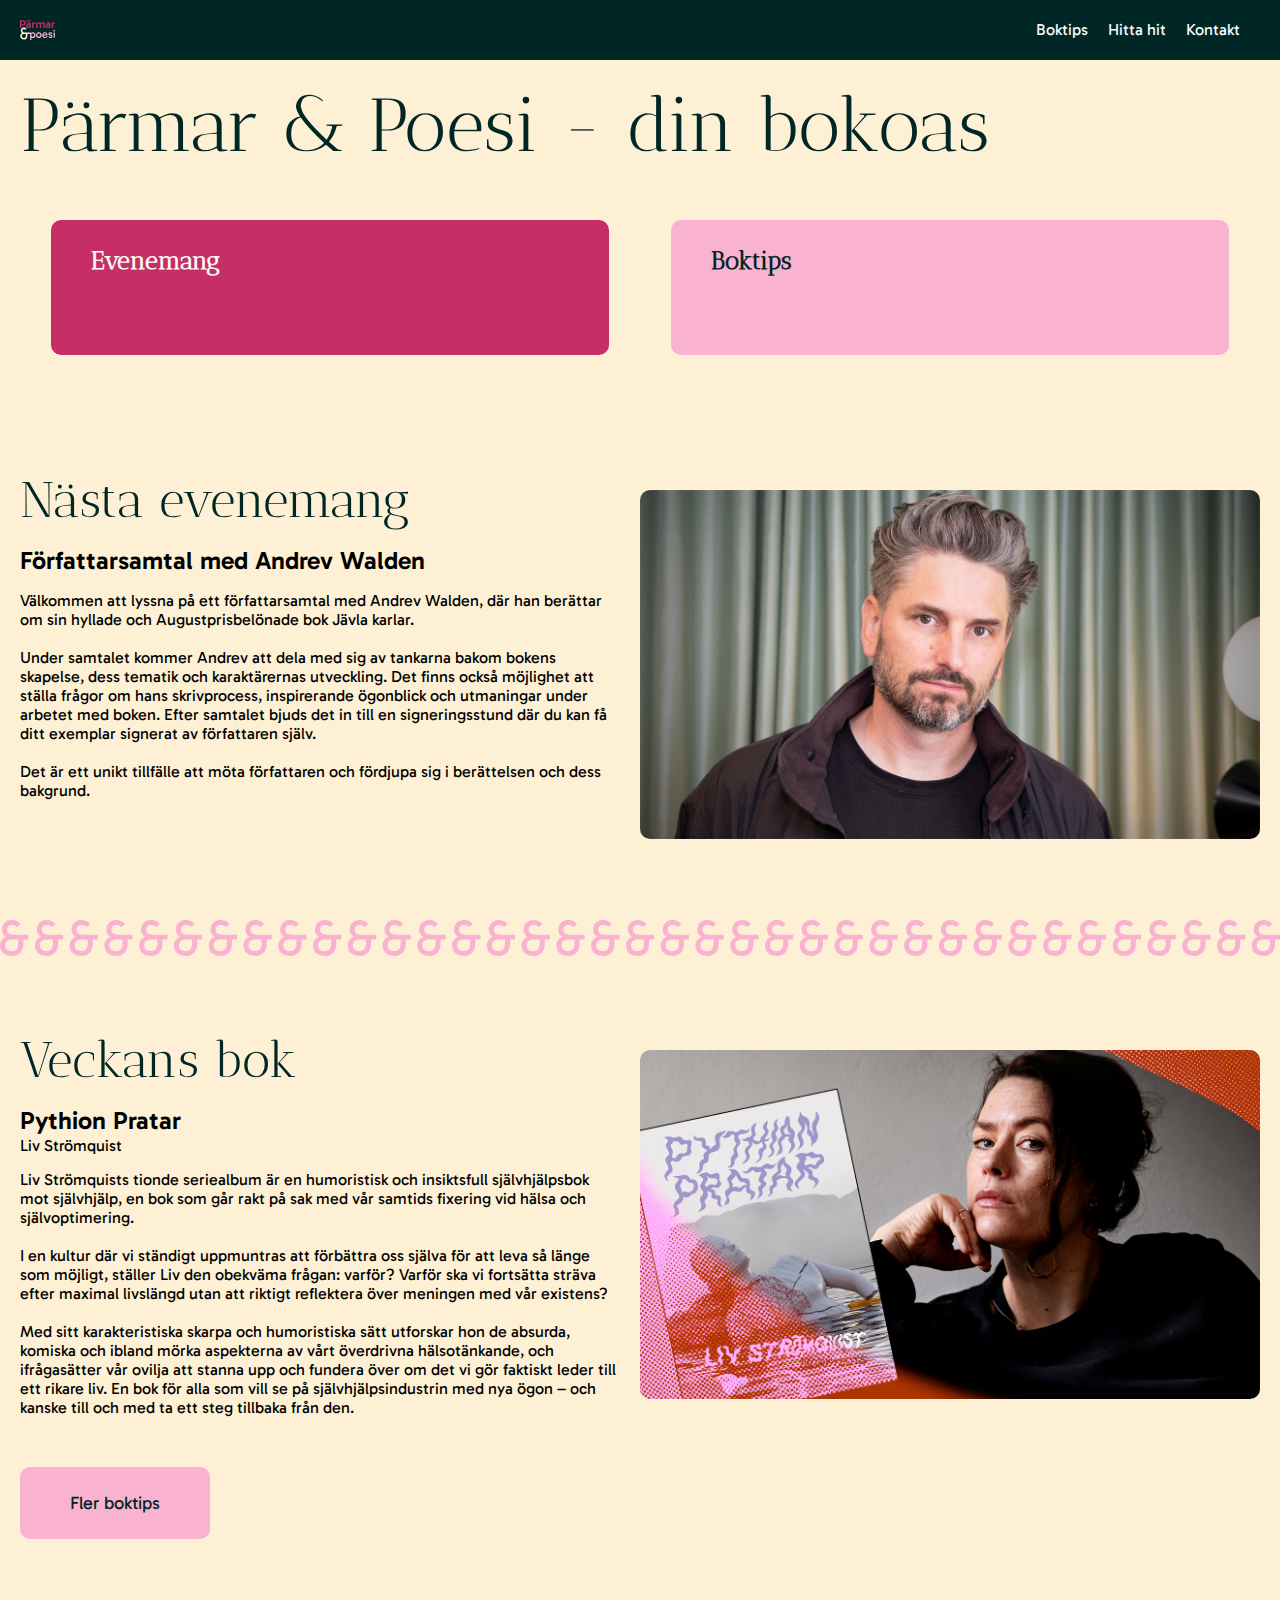
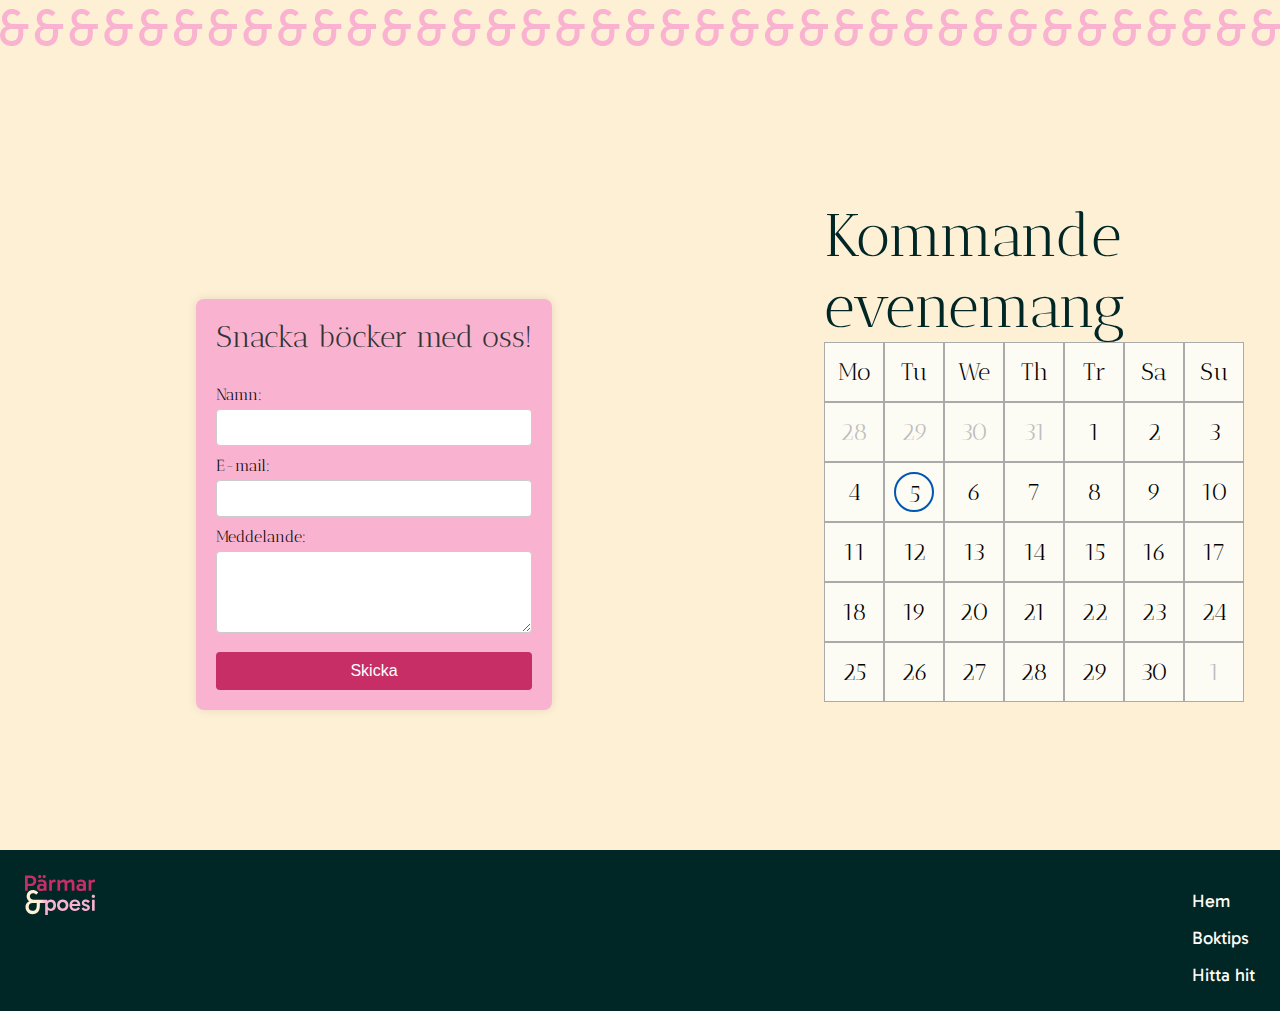
<file: index.html>
<!DOCTYPE html>
<html lang="en">
<head>
    <meta charset="UTF-8">
    <meta name="viewport" content="width=device-width, initial-scale=1.0">
    <title>Pärmar och Poesi</title>
    <link rel="stylesheet" href="style.css">
    <link rel="stylesheet" href="https://fonts.googleapis.com/css2?family=Material+Symbols+Outlined:opsz,wght,FILL,GRAD@20..48,100..700,0..1,-50..200&icon_names=menu" />
    <link rel="preconnect" href="https://fonts.googleapis.com">
<link rel="preconnect" href="https://fonts.gstatic.com" crossorigin>
<link href="https://fonts.googleapis.com/css2?family=Antic+Didone&family=Gabarito:wght@400..900&display=swap" rel="stylesheet">
</head>
<body>
    <header>
        <img src="images/parmarochpoesi-logo.svg" alt="">
        <div class="header-menu">
            <a href="boktips.html">Boktips</a>
            <a href="https://www.google.se/maps/place/Storgatan+123,+262+62+%C3%84ngelholm/@56.2524766,12.8683613,634m/data=!3m2!1e3!4b1!4m6!3m5!1s0x4651800af507ebb7:0x6d34b652e876b607!8m2!3d56.2524766!4d12.8709362!16s%2Fg%2F11cs861vwk?entry=ttu&g_ep=EgoyMDI0MTEwNi4wIKXMDSoASAFQAw%3D%3D">Hitta hit</a>
            <a href="#kontakt">Kontakt</a>
        </div>
    </header>
    <section class="hero">
        <h1>Pärmar & Poesi - din bokoas</h1>
        <section class="bignav">
            <a href="#evenemang" class="evenemang-btn-text"><section class="evenemang-btn"><h3>Evenemang</h3></section></a>
            <a href="#boktips" class="boktips-btn-text"><section class="boktips-btn"><h3>Boktips</h3></section></a>
        </section>
    </section>
    <section class="event-sect">
        <div class="event-text">
        <h2>Nästa evenemang</h2>
        <p class="underrubrik">Författarsamtal med Andrev Walden</p>
        <p class="brodtext">Välkommen att lyssna på ett författarsamtal med Andrev Walden, där han berättar om sin hyllade och Augustprisbelönade bok Jävla karlar. <br><br>Under samtalet kommer Andrev att dela med sig av tankarna bakom bokens skapelse, dess tematik och karaktärernas utveckling. Det finns också möjlighet att ställa frågor om hans skrivprocess, inspirerande ögonblick och utmaningar under arbetet med boken. Efter samtalet bjuds det in till en signeringsstund där du kan få ditt exemplar signerat av författaren själv.<br><br> Det är ett unikt tillfälle att möta författaren och fördjupa sig i berättelsen och dess bakgrund.</p>
    </div>
    <div>
        <img src="images/andrev-walden.png" alt="">
    </div>
    </section>
    <section class="avskiljare"><img src="images/bord.svg" alt=""></section>
    <section class="bok-sect" id="boktips">

        <div class="event-text">
        <h2>Veckans bok</h2>
        <p class="underrubrik">Pythion Pratar</p>
        <p class="forfattare">Liv Strömquist</p>
        <p class="brodtext">Liv Strömquists tionde seriealbum är en humoristisk och insiktsfull självhjälpsbok mot självhjälp, en bok som går rakt på sak med vår samtids fixering vid hälsa och självoptimering. <br><br>I en kultur där vi ständigt uppmuntras att förbättra oss själva för att leva så länge som möjligt, ställer Liv den obekväma frågan: varför? Varför ska vi fortsätta sträva efter maximal livslängd utan att riktigt reflektera över meningen med vår existens?<br><br> Med sitt karakteristiska skarpa och humoristiska sätt utforskar hon de absurda, komiska och ibland mörka aspekterna av vårt överdrivna hälsotänkande, och ifrågasätter vår ovilja att stanna upp och fundera över om det vi gör faktiskt leder till ett rikare liv. En bok för alla som vill se på självhjälpsindustrin med nya ögon – och kanske till och med ta ett steg tillbaka från den.</p>
        <a href="boktips.html"> <button class="btn-boktips">Fler boktips</button></a>
    </div>
    <div>
        <img src="images/pythian.avif" alt="">
    </div>
    </section>
    
    <section class="avskiljare"><img src="images/bord.svg" alt=""></section>
    <section class="contact-calendar">
    <section class="contact-container" id="kontakt">
        <form action="submit_form.php" method="post">
            <div class="form-box">
                <h1>Snacka böcker med oss!</h1>
                <label for="name">Namn:</label>
                <input type="text" id="name" name="name" required>

                <label for="email">E-mail:</label>
                <input type="email" id="email" name="email" required>
              
                <label for="message">Meddelande:</label>
                <textarea id="message" name="message" rows="4" required></textarea>

                <button type="submit">Skicka</button>
            </div>
        </form>
    </section>

    <section class="kalender-1 ">
        <section class="kalender" id="evenemang">
            <h1 class="h1-kalender">Kommande evenemang</h1>
           <ul>
            <li>Mo</li>
            <li>Tu</li>
            <li>We</li>
            <li>Th</li>
            <li>Tr</li>
            <li>Sa</li>
            <li>Su</li>
            <li class="old-date">28</li>
            <li class="old-date">29</li>
            <li class="old-date">30</li>
            <li class="old-date">31</li>
            <li>1</li>
            <li>2</li>
            <li>3</li>
            <li>4</li>
            <li><span class="rund-cirkel">5</span></li>
            <li>6</li>
            <li>7</li>
            <li>8</li>
            <li>9</li>
            <li>10</li>
            <li>11</li>
            <li>12</li>
            <li>13</li>
            <li>14</li>
            <li>15</li>
            <li>16</li>
            <li>17</li>
            <li>18</li>
            <li>19</li>
            <li>20</li>
            <li>21</li>
            <li>22</li>
            <li>23</li>
            <li>24</li>
            <li>25</li>
            <li>26</li>
            <li>27</li>
            <li>28</li>
            <li>29</li>
            <li>30</li>
            <li class="old-date">1</li>
           </ul>
        </section>
    </section>
</section>

<footer>
    <section>
        <img src="images/parmarochpoesi-logo.svg" alt="">
    </section>
    <section class="footer-menu">
        <a href="index.html">Hem</a>
        <a href="boktips.html">Boktips</a>
        <a href="https://www.google.se/maps/place/Storgatan+123,+262+62+%C3%84ngelholm/@56.2524766,12.8683613,634m/data=!3m2!1e3!4b1!4m6!3m5!1s0x4651800af507ebb7:0x6d34b652e876b607!8m2!3d56.2524766!4d12.8709362!16s%2Fg%2F11cs861vwk?entry=ttu&g_ep=EgoyMDI0MTEwNi4wIKXMDSoASAFQAw%3D%3D">Hitta hit</a>
    </section>
</footer>
</body>
</html>
</file>
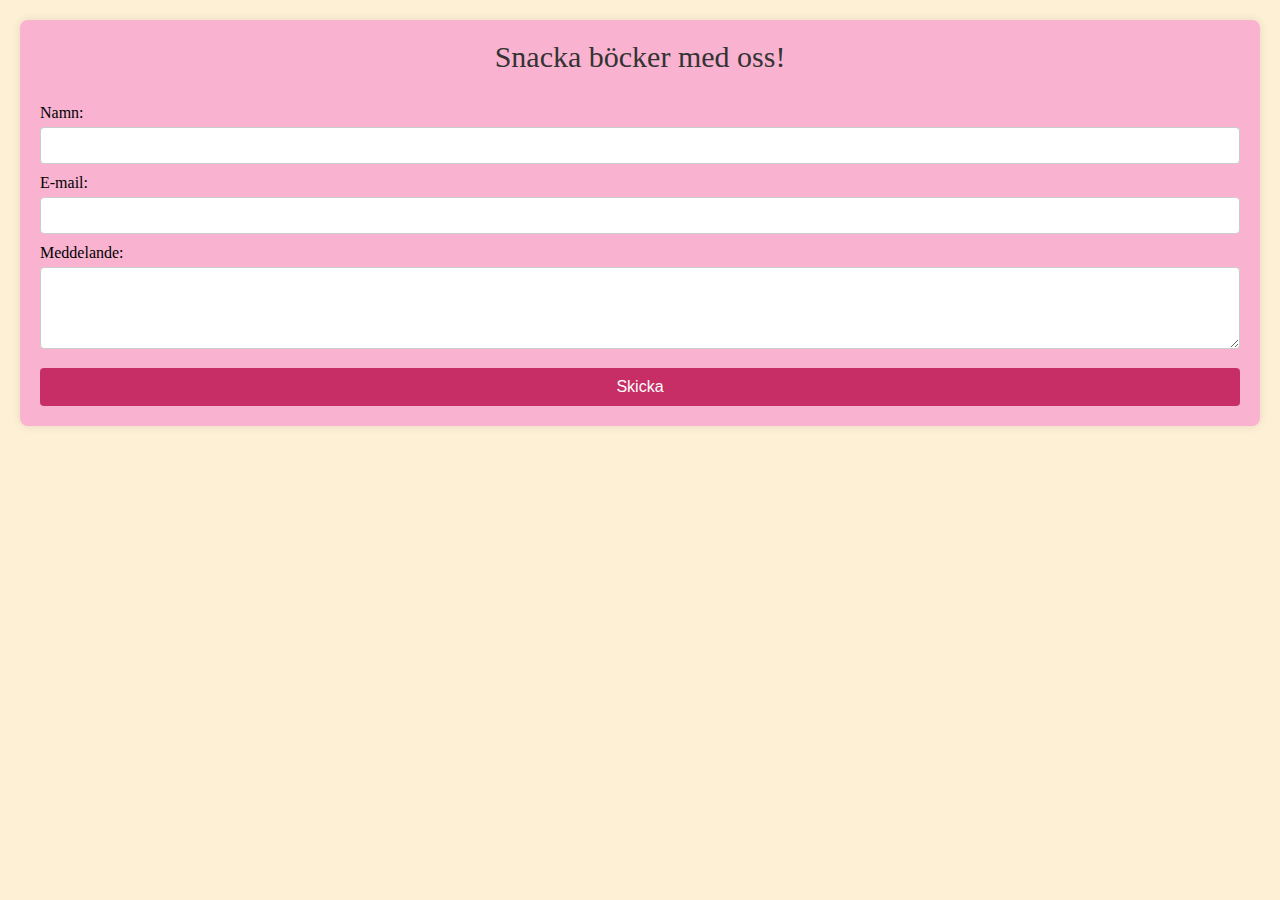
<file: contact.html>
<!DOCTYPE html>
<head>
    <meta charset="UTF-8">
    <meta name="viewport" content="width=device-width, initial-scale=1.0">
    <title>Contact Form</title>
    <link rel="stylesheet" href="style.css">
</head>
<body>
    <section class="contact-container">
        <form action="submit_form.php" method="post">
            <div class="form-box">
                <h1>Snacka böcker med oss!</h1>
                <label for="name">Namn:</label>
                <input type="text" id="name" name="name" required>

                <label for="email">E-mail:</label>
                <input type="email" id="email" name="email" required>

                <label for="message">Meddelande:</label>
                <textarea id="message" name="message" rows="4" required></textarea>

                <button type="submit">Skicka</button>
            </div>
        </form>
    </section>
</body>
</html>
</file>
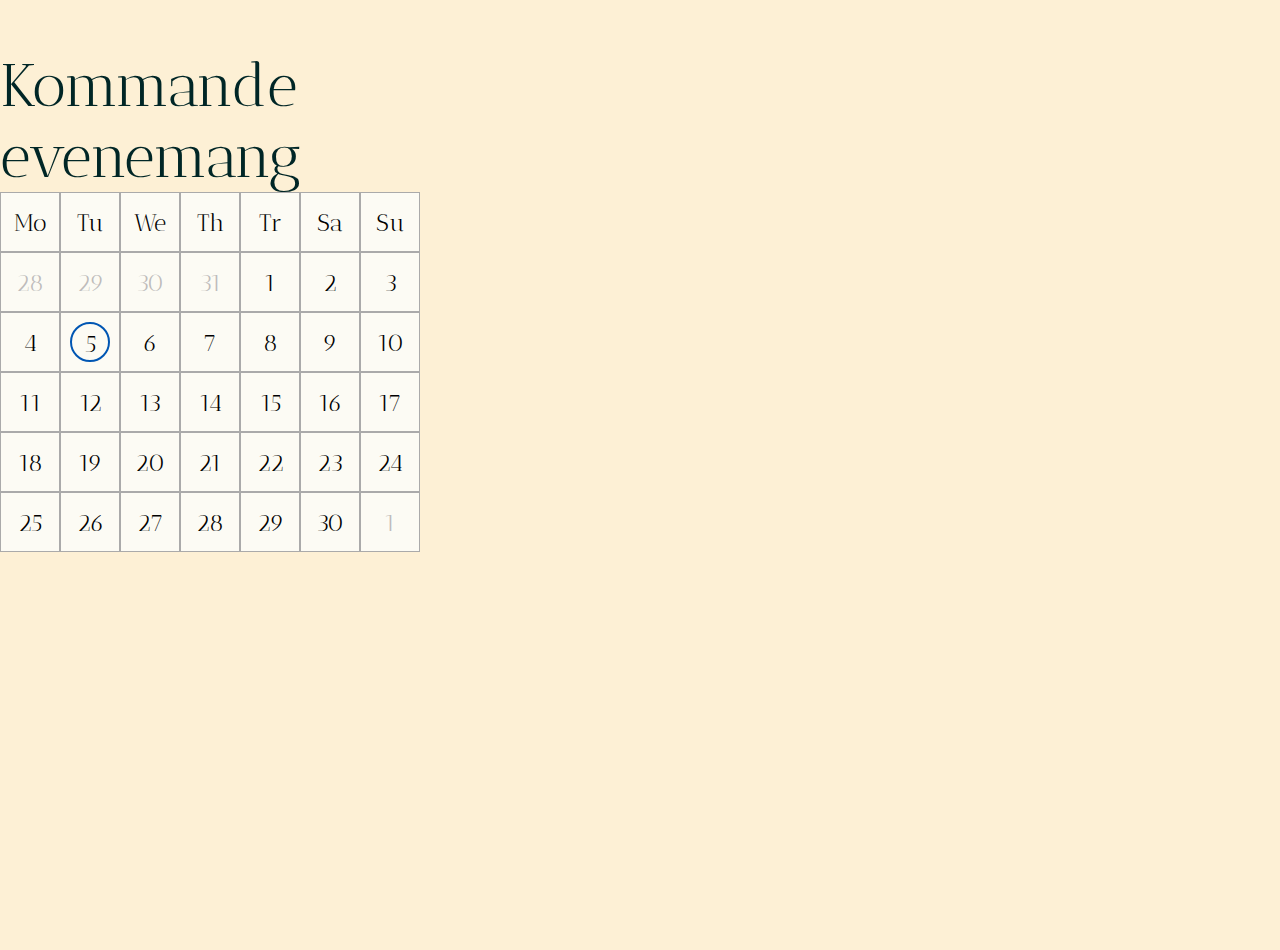
<file: kalender.html>
<!DOCTYPE html>
<html lang="en">
<head>
    <meta charset="UTF-8">
    <meta name="viewport" content="width=device-width, initial-scale=1.0">
    <title>Pärmar & Poesi</title>
    <link rel="stylesheet" href="style.css">
    <link href="https://fonts.googleapis.com/css2?family=Antic+Didone&family=Galindo&display=swap" rel="stylesheet">
</head>
<body>
    <aside class="kalender">
        <h1 class="h1-kalender">Kommande evenemang</h1>
       <ul>
        <li>Mo</li>
        <li>Tu</li>
        <li>We</li>
        <li>Th</li>
        <li>Tr</li>
        <li>Sa</li>
        <li>Su</li>
        <li class="old-date">28</li>
        <li class="old-date">29</li>
        <li class="old-date">30</li>
        <li class="old-date">31</li>
        <li>1</li>
        <li>2</li>
        <li>3</li>
        <li>4</li>
        <li><span class="rund-cirkel">5</span></li>
        <li>6</li>
        <li>7</li>
        <li>8</li>
        <li>9</li>
        <li>10</li>
        <li>11</li>
        <li>12</li>
        <li>13</li>
        <li>14</li>
        <li>15</li>
        <li>16</li>
        <li>17</li>
        <li>18</li>
        <li>19</li>
        <li>20</li>
        <li>21</li>
        <li>22</li>
        <li>23</li>
        <li>24</li>
        <li>25</li>
        <li>26</li>
        <li>27</li>
        <li>28</li>
        <li>29</li>
        <li>30</li>
        <li class="old-date">1</li>
       </ul>
    </aside>
</body>
</html>
</file>
<file: style.css>
/* Grundläggande Reset */
* {
    margin: 0;
    padding: 0;
    box-sizing: border-box;
}

body {
    background-color: #FDF0D5;
    font-family: "Antic Didone", serif;
    justify-content: center;
    align-items: center;
    min-height: 100vh;
}

h1, h2, h3 {
    font-family: 'Antic Didone', serif;
    color: #002626;
}

h2 {
    font-size:50px;
    font-weight: 100;
}

p {
    font-family: 'Gabarito';
}

.footer-menu a {
    color:#FCFBF4;
    text-decoration: none;
    font-family: 'Gabarito';
    font-size: 18px;
    display: flex;
    flex-direction: column;
    margin-top:15px;
}

.btn-boktips {
    background-color:#F9B3D1;
    font-family: 'Gabarito';
    padding:25px 50px;
    color: #002626;
    text-decoration: none;
    border-radius: 10px;
    border:none;
    cursor: pointer;
    font-size: 18px;
}


.btn-boktips:hover {
    background-color: #9d2551;
    color:#FCFBF4;
}

.weekly-book img {
    width:100%;
    border-radius: 10px;
}

/* Kalender mobile*/
.kalender-1{
    margin-left: 10%;
}

.kalender {
    width: 280px; 
    padding: 0;
    margin-bottom: 10%;
    margin-top: 10%;
}

.kalender ul {
    display: grid;
    grid-template-columns: repeat(7, 1fr);
    gap: 0;
    padding: 0;
    margin: 0;
}

.kalender li {
    display: flex;
    justify-content: center;
    align-items: center;
    list-style: none;
    font-size: 1em;
    height: 40px;
    width: 40px;
    background-color: #FCFBF4;
    border: 1px solid #AAAAAA;
    margin: 0;
}

.old-date {
    color: #bebbbb;
}

.rund-cirkel {
    display: inline-block;
    width: 30px;
    height: 30px;
    border: 2px solid #0056b3;
    border-radius: 50%;
    text-align: center;
    line-height: 30px;
}

/* Anpassningar för Desktop */
@media (min-width: 768px) {
    .h1-kalender {
        font-size: 60px;

    }

    .kalender-1{
        margin-left:0%;
    }

    .kalender {
        margin-top: 50px;
        display:flex;
    }

    .kalender li {
        font-size: 1.5em;
        height: 60px;
        width: 60px;
    }

    .rund-cirkel {
        width: 40px;
        height: 40px;
        line-height: 40px;
    }

    /*Desktop adjustments for boktips*/

    .container {
        max-width: 1200px;
        margin: 0 auto;
    }

    .book-content {
        display:flex;
        flex-direction: row;
        text-align: left;
    }

    .book-details h3 {
        font-size: 20pt;
    }

    .book-author,
    .book-details p {
        font-size: 14pt;
    }

    footer {
        margin-top: 70px;
    }
}

/* Header */
header {
    background-color: #002626;
    height: 60px;
    display: flex;
    padding: 20px;
    justify-content: space-between;
}

.header-menu {
    color:#FCFBF4;
    display: flex;
    justify-content: space-between;
}

.header-menu a {
    margin-right: 20px;
    color:#FCFBF4;
    font-family: 'Gabarito';
    text-decoration: none;
}

.material-symbols-outlined {
    color: #FCFBF4;
}

.logo {
    font-weight: bold;
    color: #ffffff;
}

.menu-icon {
    font-size: 24px;
    color: #ffffff;
}

/* Hero Section */
.hero {
    padding: 20px;
}

h1 {
    font-size: 75px;
    font-weight: 300;
}

/* Evenemang & Boktips Knapp */
.evenemang-btn,
.boktips-btn {
    width: 100%;
    border-radius: 10px;
    height: 15vh;  
    margin-bottom:25px;
    padding:25px;
}

.evenemang-btn {
    background-color:#C62E65;
}

.evenemang-btn-text {
    text-decoration: none;
}

.boktips-btn-text {
    text-decoration: none;
    color:#002626;

}

/*CSS for boktips.html*/
.weekly-book, .empl-favorites {
    border-radius: 8px;
    padding: 20px;
}

.book-content img {
    width:100%;
    border-radius: 10px;
    margin-top:20px;
}

.book-author, .quote-title {
    font-weight: bold;
    color: #555;
    margin-bottom: 8px;
}

.book-details p {
    font-family: 'Gabarito', sans-serif;
    font-size: 14pt;
    color: #666;
}

book-details {
    display:flex;
    flex-direction: column;
}

.divider {
    width:100%;
    overflow:hidden;
    margin-top:30px;
    margin-bottom:30px;
}

.small-divider {
    border: none;              
    border-top: 2px solid #ddd;  
    margin: 30px 0;              
    width: 100%;
}

.book-quote {
    background-color: #F9B3D1;
    border-radius: 10px;
    padding: 15px 15px;
    margin-top: 20px;
    margin-bottom: 20px;
    font-size: 14pt;
    color: #555;
    text-align: center;
}


.boktips-btn {
    background-color: #F9B3D1;
}

.evenemang-btn h3,
.boktips-btn h3 {
    padding-left: 15px;
    padding-bottom: 15px;
    font-size: 25px;
    text-decoration: none;
}

.evenemang-btn h3 {
    color: #FCFBF4;
}

.boktips-btn h3 {
    color: #002626;
}

/* Sektioner */
.event-sect, .bok-sect {
    padding: 20px;
    margin-top: 50px;
}

.event-sect img,
.bok-sect img {
    width: 100%;
    border-radius: 10px;
    margin-top: 20px;
}

/* Undertexter */
.underrubrik {
    font-weight: 600;
    font-size: 25px;
    margin-top: 15px;
}

.brodtext {
    margin-top: 15px;
    font-weight: 100;
    font-size: 16px;
    margin-bottom:50px
}

.avskiljare {
    width: 100%;
    overflow: hidden;
    margin: 50px 0;
}

/* Footer */
footer {
    display: flex;
    justify-content: space-between;
    background-color: #002626;
    padding: 25px;
    color: #FCFBF4;
}

footer img {
    width: 70px;
}

footer p {
    line-height: 32px;
}

.kontakt {
    background-color: #F9B3D1;
}

/* Formulär */
.contact-container {
    padding: 20px;
}

.form-box {
    background-color: #F9B3D1;
    padding: 20px;
    border-radius: 8px;
    box-shadow: 0 0 10px rgba(0, 0, 0, 0.1);
}

.form-box h1 {
    font-size: 30px;
    text-align: center;
    color: #333;
    margin-bottom: 30px;
}

form label {
    display: block;
    margin-top: 10px;
}

form input,
form textarea,
form button {
    width: 100%;
    padding: 10px;
    margin-top: 5px;
    border: 1px solid #ccc;
    border-radius: 4px;
}

form button {
    background-color: #C62E65;
    color: white;
    border: none;
    cursor: pointer;
    font-size: 16px;
    margin-top: 15px;
}

form button:hover {
    background-color: #9d2551;
}



/* Mobile Anpassningar */
@media (max-width: 600px) {
    body {
        padding: 5px;
    }

    .book-content {
        flex-direction: column;
        align-items: center;
        text-align: center;
    }

    .book-image {
        margin-bottom: 10px;
    }
}

/*Desktop anpassningar */

@media screen and (min-width:768px) {
    .bignav {
        display:flex;
        justify-content: space-around;
        margin-top:50px;
    }

    .evenemang-btn-text {
        width:45%;
    }

    .boktips-btn-text {
        width:45%;
    }

    .event-sect {
        display:flex;
        justify-content: space-between;
    }


    .bok-sect {
        display:flex;
        justify-content: space-between;
    }

    .event-text {
        width:100%;
        margin-right:20px;
    }

    .event-sect img {
        width:100%;
    }

    .bok-sect img {
        width:100%
    }

    .contact-calendar {
        display:flex;
        justify-content: space-around;
        margin:0;
        align-items: flex-end;
        padding:50px;

    }

    .kalender {
        display:block;
    }

    .weekly-book {
        display:flex;
        flex-direction: column;
    }

    .book-content {
        display: flex;
        gap: 15px;
        align-items: center;
        text-align: left;
    }

    .weekly-book h3 {
        font-size: 35px;
        margin-bottom:15px;
    }

    .weekly-book img {
        border-radius:10px;
    }
}
</file>
